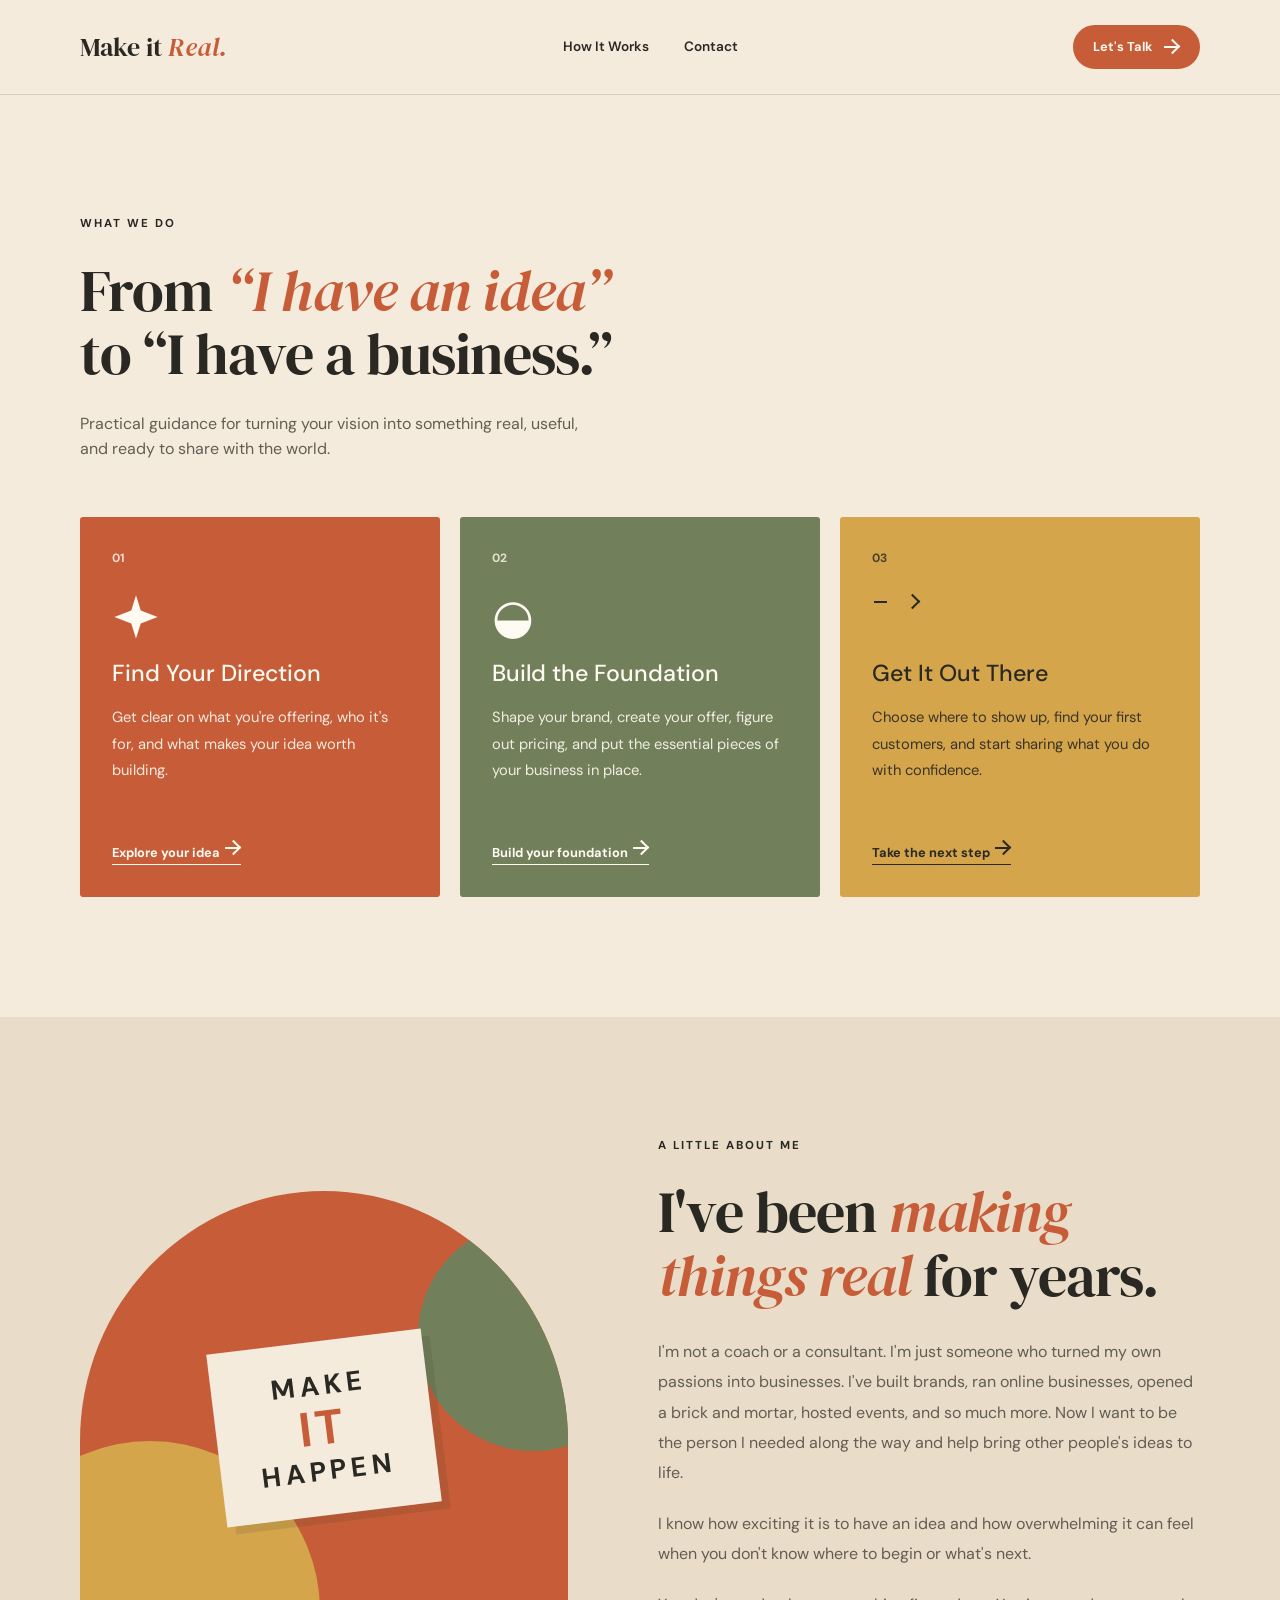
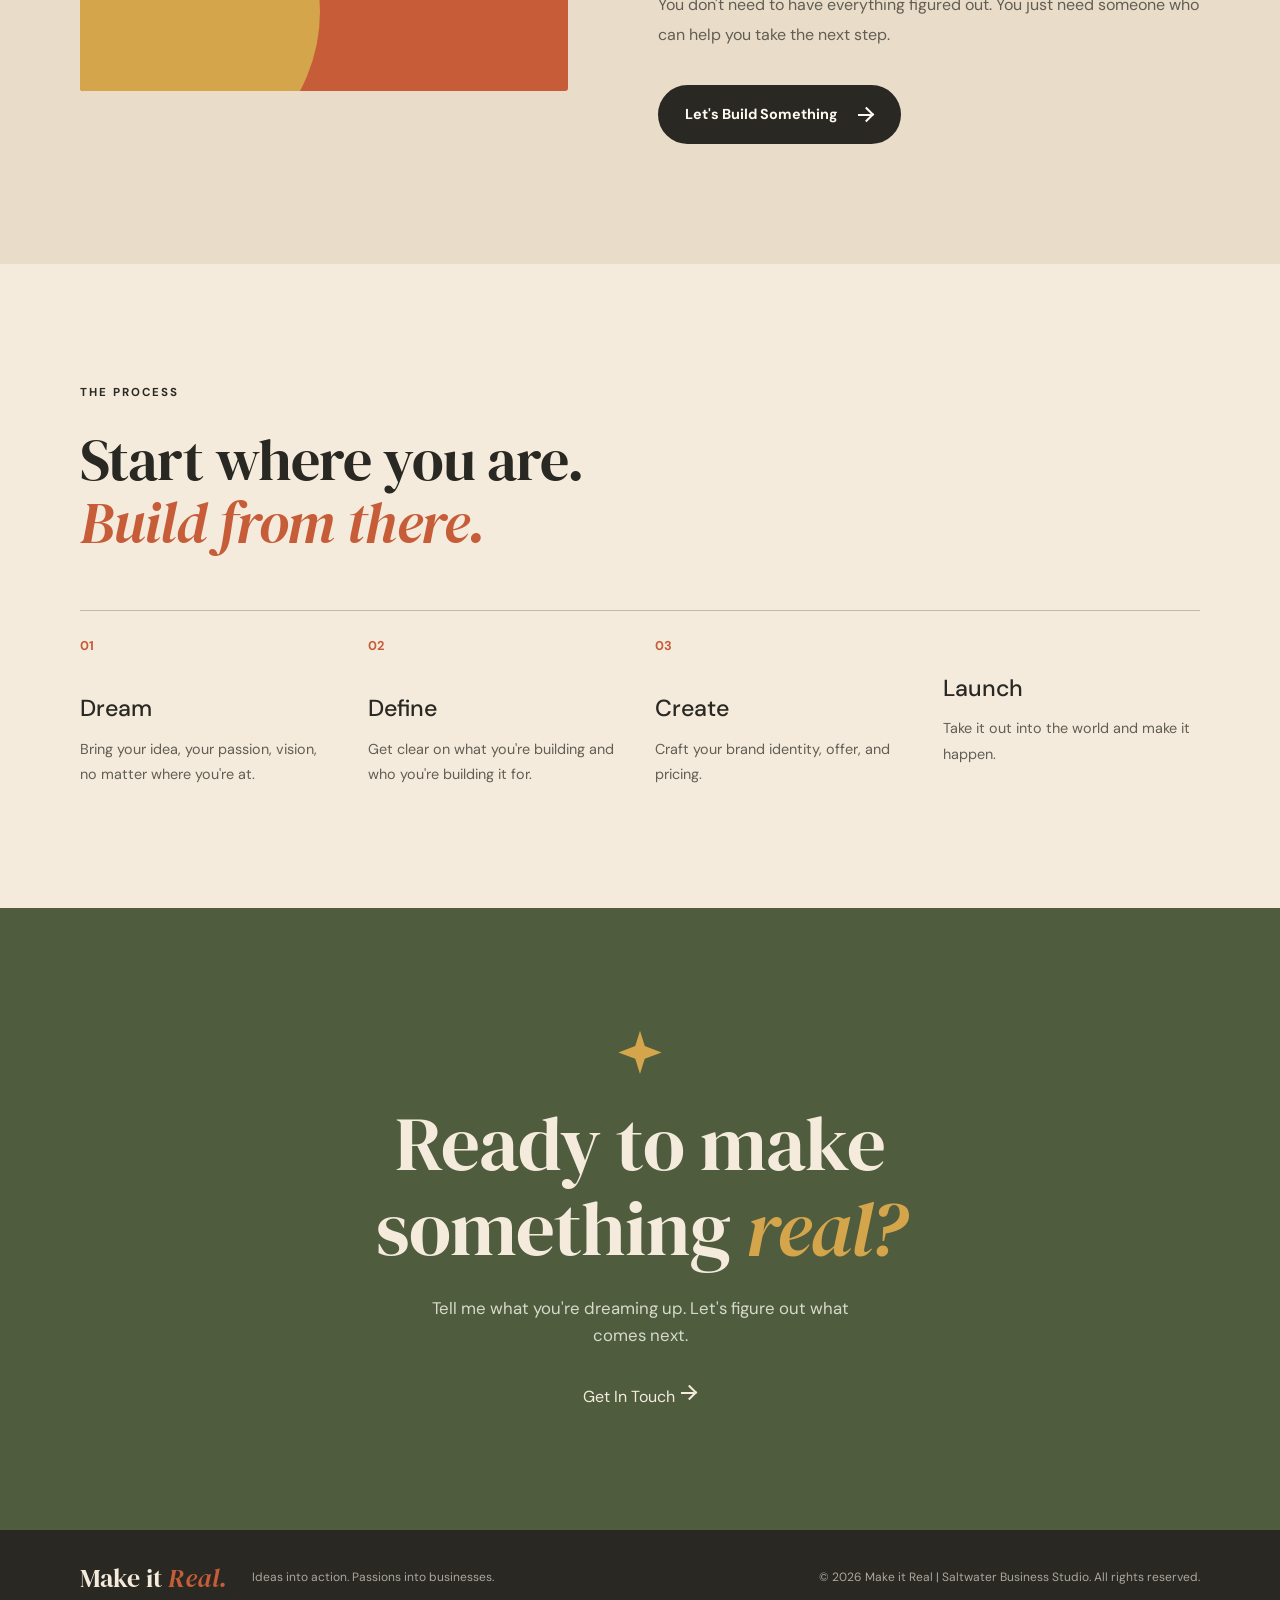
<file: index.html>
<!DOCTYPE html>
<html lang="en">
<head>
  <meta charset="UTF-8">
  <meta name="viewport" content="width=device-width, initial-scale=1.0">

  <title>Make it Real | Turn Your Idea Into a Business</title>

  <meta name="description" content="Make it Real helps first-time entrepreneurs turn their ideas, skills, and passions into real businesses.">

  <link rel="preconnect" href="https://fonts.googleapis.com">
  <link rel="preconnect" href="https://fonts.gstatic.com" crossorigin>

  <link href="https://fonts.googleapis.com/css2?family=DM+Sans:wght@400;500;600;700&family=DM+Serif+Display:ital@0;1&display=swap" rel="stylesheet">

  <link rel="stylesheet" href="style.css">
</head>

<body>

  <!-- Navigation -->
  <header class="site-header">
    <div class="container nav">

      <a href="#" class="logo">
        Make it <span>Real.</span>
      </a>

      <nav class="nav-links">
        <a href="#how-it-works">How It Works</a>
        <a href="quiz.html">Contact</a>
      </nav>

<a href="quiz.html" class="button button-small">
  Let's Talk <span class="button-arrow"></span>
</a>

    </div>
  </header>


  <main>

    <!-- Hero 
    <section class="hero">
      <div class="container hero-grid">

        <div class="hero-copy">

          <div class="eyebrow">
            <span class="eyebrow-dot"></span>
            Your idea. Your business. Your next chapter.
          </div>

          <h1>
            You have the
            <em>idea.</em>
            <br>
            Let's make it real.
          </h1>

          <p class="hero-text">
            Turn your skills, passions, and big ideas into a real business
            with clarity, confidence, and a plan you can actually follow.
          </p>

  <a href="quiz.html" class="button">
  Start Making It Real <span class="button-arrow"></span>
</a>

 <a href="#how-it-works" class="text-link">
  See how it works <span class="text-arrow"></span>
</a>

        </div>


        -- Hero graphic --
        <div class="hero-art">

          <div class="art-circle art-circle-large"></div>
          <div class="art-circle art-circle-small"></div>

          <div class="art-card art-card-top">
            <span class="art-label">IDEA</span>
            <span class="art-symbol"></span>
          </div>

          <div class="art-main">

            <div class="art-sun"></div>

            <div class="art-plant">
              <span class="stem"></span>
              <span class="leaf leaf-one"></span>
              <span class="leaf leaf-two"></span>
              <span class="leaf leaf-three"></span>
              <span class="leaf leaf-four"></span>
            </div>

            <div class="art-words">
              <span>MAKE</span>
              <strong>IT</strong>
              <span>REAL</span>
            </div>

            <div class="art-ground"></div>

          </div>

          <div class="art-card art-card-bottom">
            <span>SKILL</span>
            <span class="art-symbol"></span>
            <span>PASSION</span>
          </div>

        </div>

      </div>
    </section>


    -- Intro --
    <section class="intro-section">
      <div class="container intro-grid">

        <div class="section-tag">THE STARTING POINT</div>

        <div class="intro-content">

          <h2>
            You don't need
            <span>another dream.</span>
            You need a way to build it.
          </h2>

          <p>
            Maybe you've been sitting on an idea for years. Maybe you have
            a skill people keep telling you to turn into a business.
            Or maybe you're just ready to stop wondering what could happen
            if you actually went for it.
          </p>

          <p>
            Make it Real is here to help you take that first step.
            And the next one, and the one after that.
          </p>

        </div>

      </div>
    </section>-->


    <!-- Services -->
    <section class="services-section" id="how-it-works">

      <div class="container">

        <div class="section-heading">
          <div class="section-tag">WHAT WE DO</div>

          <h2>
            From <em>“I have an idea”</em>
            <br>
            to “I have a business.”
          </h2>

          <p>
            Practical guidance for turning your vision into something
            real, useful, and ready to share with the world.
          </p>
        </div>


        <div class="service-grid">

          <article class="service-card service-card-orange">
            <div class="service-number">01</div>
            <div class="service-icon service-star"></div>

            <h3>Find Your Direction</h3>

            <p>
              Get clear on what you're offering, who it's for, and
              what makes your idea worth building.
            </p>

<a href="quiz.html" class="card-link">Explore your idea <span class="text-arrow"></span></a>          </article>


          <article class="service-card service-card-green">
            <div class="service-number">02</div>
            <div class="service-icon">◒</div>

            <h3>Build the Foundation</h3>

            <p>
              Shape your brand, create your offer, figure out pricing,
              and put the essential pieces of your business in place.
            </p>

<a href="quiz.html" class="card-link">Build your foundation <span class="text-arrow"></span></a>          </article>


          <article class="service-card service-card-mustard">
            <div class="service-number">03</div>
            <div class="service-icon service-arrow"></div>

            <h3>Get It Out There</h3>

            <p>
              Choose where to show up, find your first customers,
              and start sharing what you do with confidence.
            </p>

<a href="quiz.html" class="card-link">Take the next step <span class="text-arrow"></span></a>          </article>

        </div>

      </div>

    </section>


    <!-- About -->
    <section class="about-section" id="about">

      <div class="container about-grid">

        <div class="about-art">

          <div class="about-shape about-shape-one"></div>
          <div class="about-shape about-shape-two"></div>

          <div class="about-note">
            <span>MAKE</span>
            <span>IT</span>
            <span>HAPPEN</span>
          </div>

          <div class="about-star"></div>

        </div>


        <div class="about-content">

          <div class="section-tag"> A LITTLE ABOUT ME</div>

          <h2>
            I've been
            <em>making things real</em>
            for years.
          </h2>

          <p>
            I'm not a coach or a consultant. I'm just someone who 
            turned my own passions into businesses. I've built brands, ran online businesses,
            opened a brick and mortar, hosted events, and so much more. 
            Now I want to be the person I needed along the way and help bring other people's
            ideas to life.
        
          </p>

          <p>
            I know how exciting it is to have an idea and how
            overwhelming it can feel when you don't know where to begin or what's next.
        
          </p>

          <p>
            You don't need to have everything figured out.
            You just need someone who can help you take the next step.
          </p>

          <a href="quiz.html" class="button button-dark">
            Let's Build Something <span class="button-arrow"></span>
          </a>

        </div>

      </div>

    </section>


    <!-- Process -->
    <section class="process-section">

      <div class="container">

        <div class="section-heading process-heading">

          <div class="section-tag">THE PROCESS</div>

          <h2>
            Start where you are.
            <br>
            <em>Build from there.</em>
          </h2>

        </div>


        <div class="process-grid">

          <div class="process-item">
            <span class="process-number">01</span>
            <h3>Dream</h3>
            <p>Bring your idea, your passion, vision, no matter where you're at.</p>
          </div>

          <div class="process-item">
            <span class="process-number">02</span>
            <h3>Define</h3>
            <p>Get clear on what you're building and who you're building it for.</p>
          </div>

          <div class="process-item">
            <span class="process-number">03</span>
            <h3>Create</h3>
            <p>Craft your brand identity, offer, and pricing.</p>
          </div>

          <div class="process-item">
            <span class="process-number"></span>
            <h3>Launch</h3>
            <p>Take it out into the world and make it happen.</p>
          </div>

        </div>

      </div>

    </section>


    <!-- CTA -->
    <section class="cta-section" id="contact">

      <div class="container cta-inner">

        <div class="cta-star"></div>



        <h2>
          Ready to make
          <br>
          something <em>real?</em>
        </h2>

        <p>
          Tell me what you're dreaming up.
          Let's figure out what comes next.
        </p>

        <a href="quiz.html">
          Get In Touch <span class="button-arrow"></span>
        </a>

      </div>

    </section>

  </main>


  <!-- Footer -->
  <footer class="site-footer">

    <div class="container footer-inner">

      <a href="#" class="logo">
        Make it <span>Real.</span>
      </a>

      <p>Ideas into action. Passions into businesses.</p>

      <p class="footer-copy">© 2026 Make it Real | Saltwater Business Studio. All rights reserved.</p>

    </div>

  </footer>


</body>
</html>
</file>
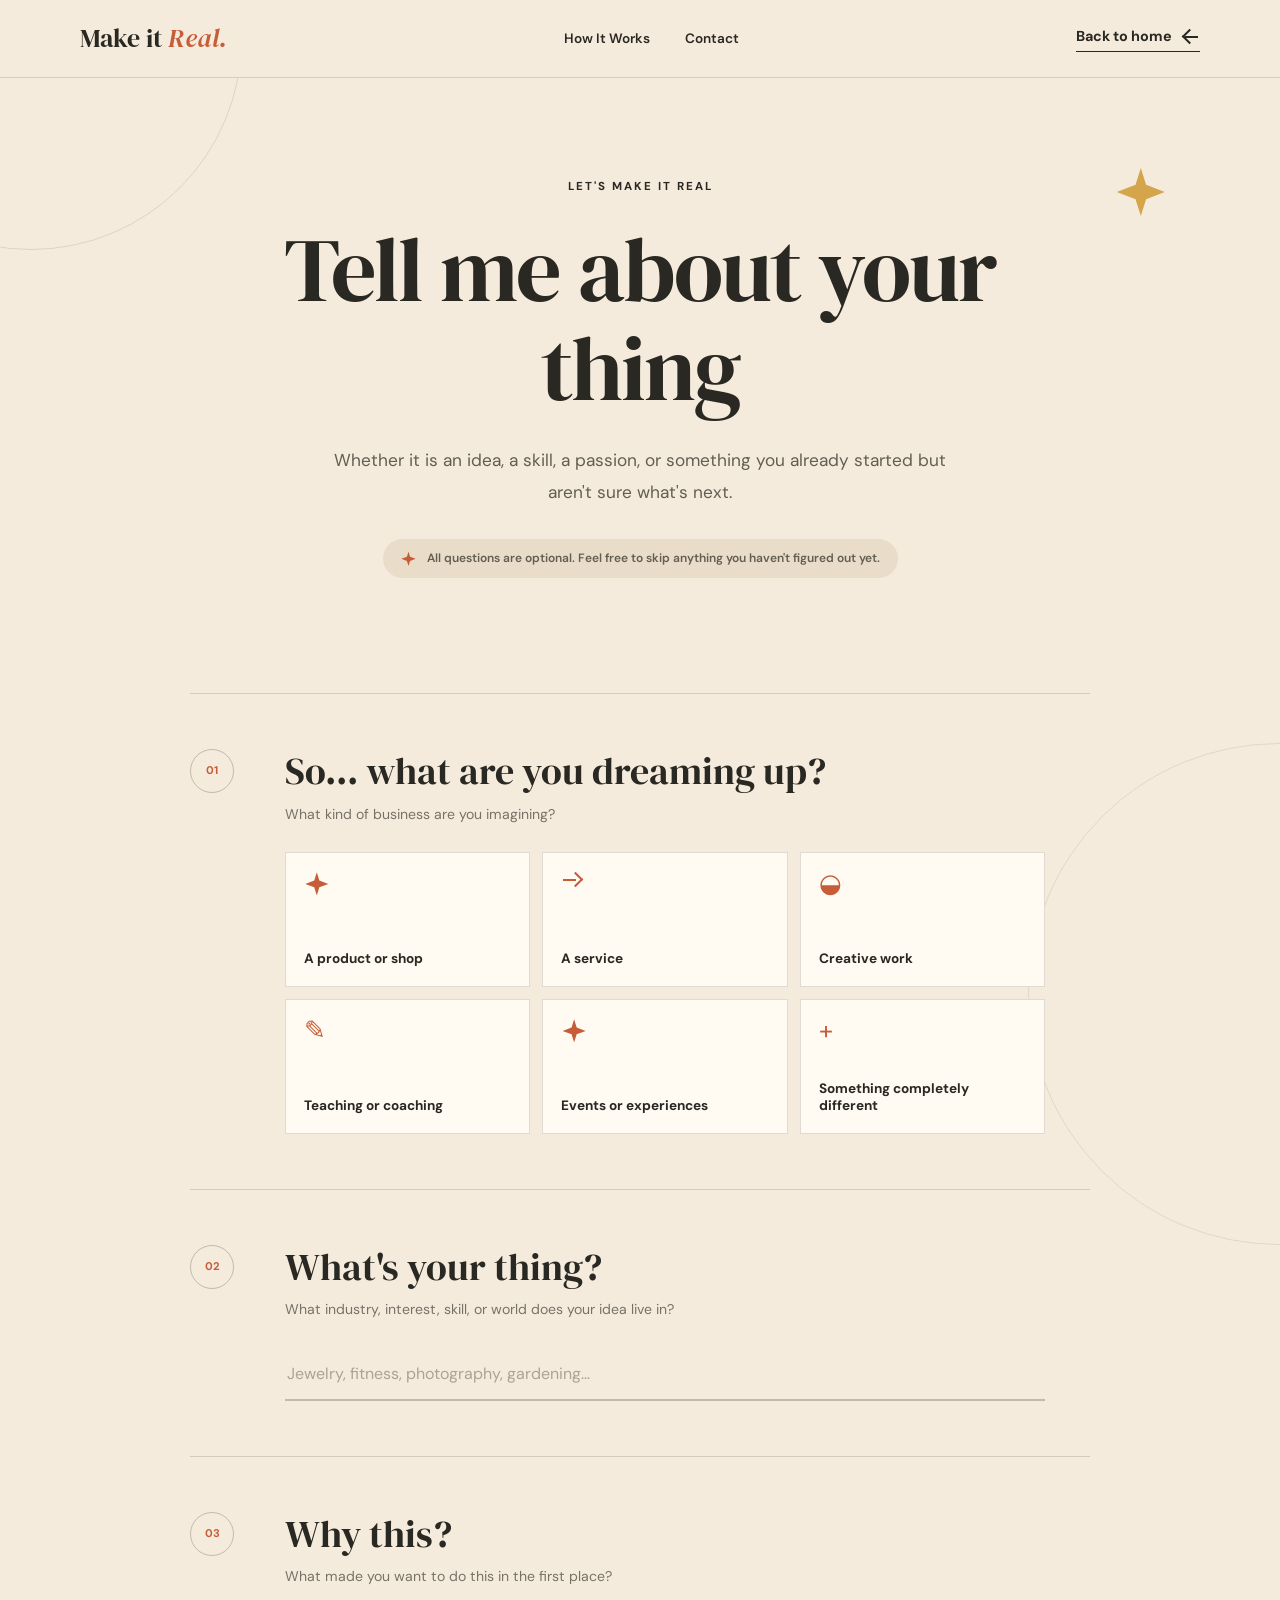
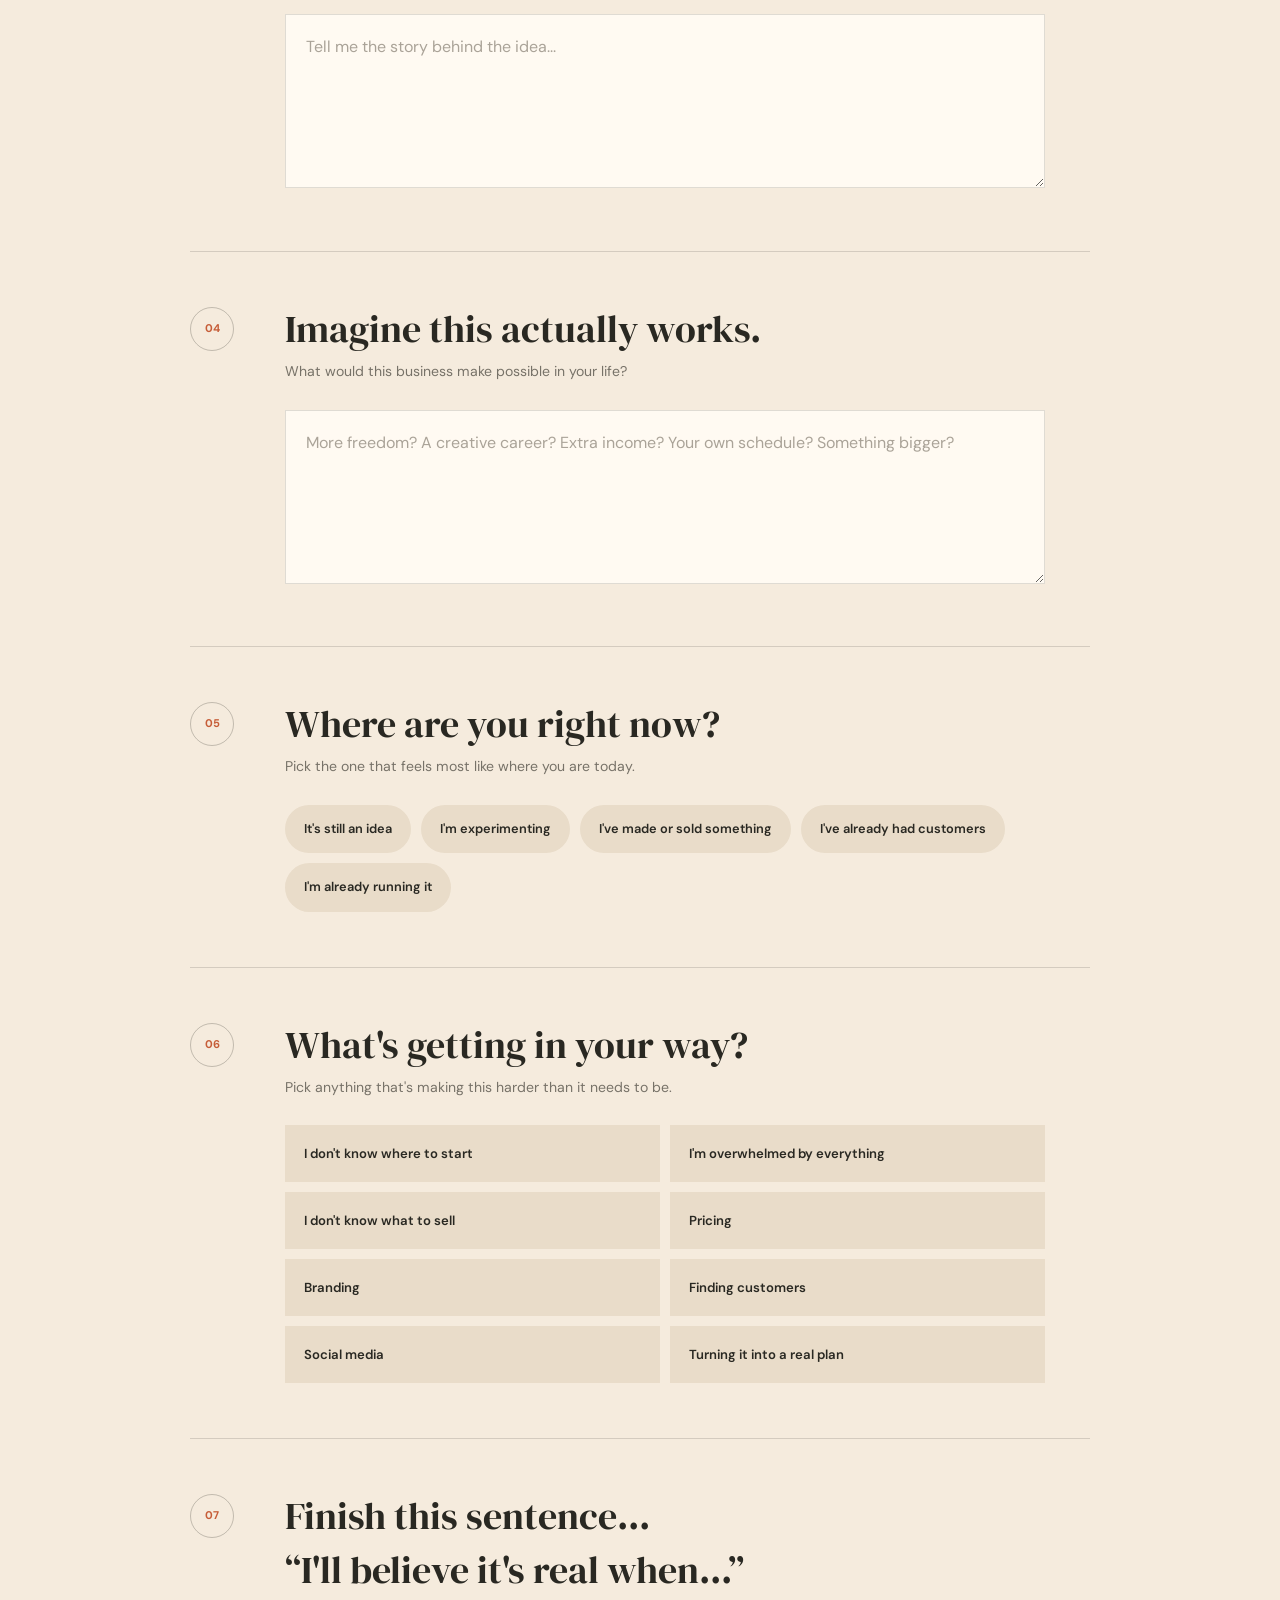
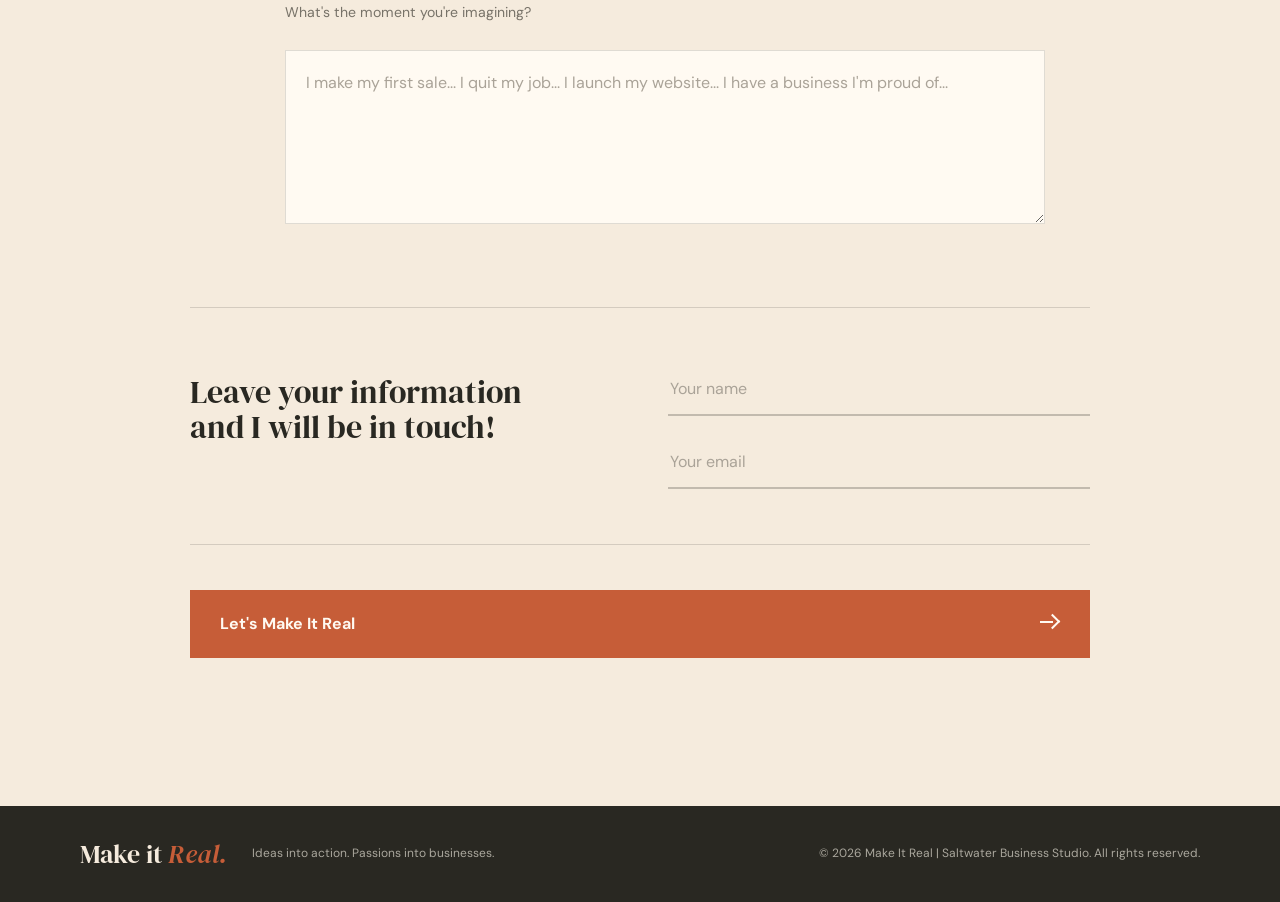
<file: quiz.html>
<!DOCTYPE html>
<html lang="en">
<head>
  <meta charset="UTF-8">
  <meta name="viewport" content="width=device-width, initial-scale=1.0">

  <title>Let's Make It Real | Make it Real</title>

  <meta
    name="description"
    content="Tell us about the idea, passion, or business you're ready to make real."
  >

  <link rel="preconnect" href="https://fonts.googleapis.com">
  <link rel="preconnect" href="https://fonts.gstatic.com" crossorigin>

  <link
    href="https://fonts.googleapis.com/css2?family=DM+Sans:wght@400;500;600;700&family=DM+Serif+Display:ital@0;1&display=swap"
    rel="stylesheet"
  >

  <link rel="stylesheet" href="style.css">
</head>

<body class="quiz-page">

  <!-- Navigation -->

  <header class="site-header">
    <div class="container nav">

      <a href="index.html" class="logo">
        Make it <span>Real.</span>
      </a>

      <nav class="nav-links">
        <a href="index.html#how-it-works">How It Works</a>
        <a href="quiz.html">Contact</a>
      </nav>

      <a href="index.html" class="text-link">
        Back to home <span class="back-arrow"></span>
      </a>

    </div>
  </header>


  <main>

    <!-- Intro -->

    <section class="quiz-hero">

      <div class="container quiz-hero-inner">

        <div class="section-tag">LET'S MAKE IT REAL</div>

        <h1>
          Tell me about your thing
          
        </h1>

        <p>
          Whether it is an idea, a skill, a passion,
          or something you already started but aren't sure what's next.
        </p>

        <div class="quiz-note">
          <span class="note-star"></span>
          All questions are optional. Feel free to skip anything you haven't figured out yet.
        </div>

      </div>

    </section>


    <!-- Discovery Form -->

    <section class="discovery-section quiz-discovery">

      <div class="container discovery-container">

        <form class="discovery-form" id="discoveryForm">


          <!-- Question 1 -->

          <div class="question-block">

            <div class="question-number">01</div>

            <div class="question-content">

              <label class="question-title">
                So... what are you dreaming up?
              </label>

              <p class="question-subtitle">
                What kind of business are you imagining?
              </p>

              <div class="choice-grid">

                <label class="choice-card">
                  <input
                    type="radio"
                    name="business-type"
                    value="product"
                  >
                  <span class="choice-icon choice-star"></span>
                  <span class="choice-text">A product or shop</span>
                </label>

                <label class="choice-card">
                  <input
                    type="radio"
                    name="business-type"
                    value="service"
                  >
                  <span class="choice-icon choice-arrow"></span>
                  <span class="choice-text">A service</span>
                </label>

                <label class="choice-card">
                  <input
                    type="radio"
                    name="business-type"
                    value="creative"
                  >
                  <span class="choice-icon">◒</span>
                  <span class="choice-text">Creative work</span>
                </label>

                <label class="choice-card">
                  <input
                    type="radio"
                    name="business-type"
                    value="teaching"
                  >
                  <span class="choice-icon">✎</span>
                  <span class="choice-text">Teaching or coaching</span>
                </label>

                <label class="choice-card">
                  <input
                    type="radio"
                    name="business-type"
                    value="events"
                  >
                  <span class="choice-icon choice-star"></span>
                  <span class="choice-text">Events or experiences</span>
                </label>

                <label class="choice-card">
                  <input
                    type="radio"
                    name="business-type"
                    value="other"
                  >
                  <span class="choice-icon">+</span>
                  <span class="choice-text">Something completely different</span>
                </label>

              </div>

            </div>

          </div>


          <!-- Question 2 -->

          <div class="question-block">

            <div class="question-number">02</div>

            <div class="question-content">

              <label
                class="question-title"
                for="industry"
              >
                What's your thing?
              </label>

              <p class="question-subtitle">
                What industry, interest, skill, or world does your idea live in?
              </p>

              <input
                type="text"
                id="industry"
                name="industry"
                class="discovery-input"
                placeholder="Jewelry, fitness, photography, gardening..."
              >

            </div>

          </div>


          <!-- Question 3 -->

          <div class="question-block">

            <div class="question-number">03</div>

            <div class="question-content">

              <label
                class="question-title"
                for="passion"
              >
                Why this?
              </label>

              <p class="question-subtitle">
                What made you want to do this in the first place?
              </p>

              <textarea
                id="passion"
                name="passion"
                class="discovery-textarea"
                rows="5"
                placeholder="Tell me the story behind the idea..."
              ></textarea>

            </div>

          </div>


          <!-- Question 4 -->

          <div class="question-block">

            <div class="question-number">04</div>

            <div class="question-content">

              <label
                class="question-title"
                for="vision"
              >
                Imagine this actually works.
              </label>

              <p class="question-subtitle">
                What would this business make possible in your life?
              </p>

              <textarea
                id="vision"
                name="vision"
                class="discovery-textarea"
                rows="5"
                placeholder="More freedom? A creative career? Extra income? Your own schedule? Something bigger?"
              ></textarea>

            </div>

          </div>


          <!-- Question 5 -->

          <div class="question-block">

            <div class="question-number">05</div>

            <div class="question-content">

              <label class="question-title">
                Where are you right now?
              </label>

              <p class="question-subtitle">
                Pick the one that feels most like where you are today.
              </p>

              <div class="stage-options">

                <label class="stage-option">
                  <input
                    type="radio"
                    name="stage"
                    value="idea"
                  >
                  <span>It's still an idea</span>
                </label>

                <label class="stage-option">
                  <input
                    type="radio"
                    name="stage"
                    value="experimenting"
                  >
                  <span>I'm experimenting</span>
                </label>

                <label class="stage-option">
                  <input
                    type="radio"
                    name="stage"
                    value="selling"
                  >
                  <span>I've made or sold something</span>
                </label>

                <label class="stage-option">
                  <input
                    type="radio"
                    name="stage"
                    value="customers"
                  >
                  <span>I've already had customers</span>
                </label>

                <label class="stage-option">
                  <input
                    type="radio"
                    name="stage"
                    value="stuck"
                  >
                  <span>I'm already running it</span>
                </label>

              </div>

            </div>

          </div>


          <!-- Question 6 -->

          <div class="question-block">

            <div class="question-number">06</div>

            <div class="question-content">

              <label class="question-title">
                What's getting in your way?
              </label>

              <p class="question-subtitle">
                Pick anything that's making this harder than it needs to be.
              </p>

              <div class="challenge-grid">

                <label class="challenge-card">
                  <input
                    type="checkbox"
                    name="challenge"
                    value="starting"
                  >
                  <span>I don't know where to start</span>
                </label>

                <label class="challenge-card">
                  <input
                    type="checkbox"
                    name="challenge"
                    value="overwhelmed"
                  >
                  <span>I'm overwhelmed by everything</span>
                </label>

                <label class="challenge-card">
                  <input
                    type="checkbox"
                    name="challenge"
                    value="offer"
                  >
                  <span>I don't know what to sell</span>
                </label>

                <label class="challenge-card">
                  <input
                    type="checkbox"
                    name="challenge"
                    value="pricing"
                  >
                  <span>Pricing</span>
                </label>

                <label class="challenge-card">
                  <input
                    type="checkbox"
                    name="challenge"
                    value="branding"
                  >
                  <span>Branding</span>
                </label>

                <label class="challenge-card">
                  <input
                    type="checkbox"
                    name="challenge"
                    value="customers"
                  >
                  <span>Finding customers</span>
                </label>

                <label class="challenge-card">
                  <input
                    type="checkbox"
                    name="challenge"
                    value="social"
                  >
                  <span>Social media</span>
                </label>

                <label class="challenge-card">
                  <input
                    type="checkbox"
                    name="challenge"
                    value="plan"
                  >
                  <span>Turning it into a real plan</span>
                </label>

              </div>

            </div>

          </div>


          <!-- Question 7 -->

          <div class="question-block final-question">

            <div class="question-number">07</div>

            <div class="question-content">

              <label
                class="question-title"
                for="dream"
              >
                Finish this sentence...
              </label>

              <div class="question-title">
                “I'll believe it's real when...”
              </div>

              <p class="question-subtitle">
                What's the moment you're imagining?
              </p>

              <textarea
                id="dream"
                name="dream"
                class="discovery-textarea"
                rows="5"
                placeholder="I make my first sale... I quit my job... I launch my website... I have a business I'm proud of..."
              ></textarea>

            </div>

          </div>


          <!-- Contact -->

          <div class="contact-block">

            <div class="contact-copy">

              <h3>
                Leave your information 
                <br>
                 and I will be in touch!
              </h3>

              <p>
              </p>

            </div>

            <div class="contact-fields">

              <input
                type="text"
                name="name"
                class="discovery-input"
                placeholder="Your name"
              >

              <input
                type="email"
                name="email"
                class="discovery-input"
                placeholder="Your email"
              >

            </div>

          </div>


          <!-- Submit -->

          <button
            type="submit"
            class="discovery-submit"
          >
            <span>Let's Make It Real</span>
            <span class="submit-arrow"></span>
          </button>

          <p class="form-footnote">
          </p>

        </form>

      </div>

    </section>

  </main>


  <!-- Footer -->

  <footer class="site-footer">

    <div class="container footer-inner">

      <a href="index.html" class="logo">
        Make it <span>Real.</span>
      </a>

      <p>
        Ideas into action. Passions into businesses.
      </p>

      <p class="footer-copy">
        © 2026 Make It Real | Saltwater Business Studio. All rights reserved.
      </p>

    </div>

  </footer>
 <script>
  const form = document.getElementById("discoveryForm");

  form.addEventListener("submit", async function (event) {
    event.preventDefault();

    const submitButton = form.querySelector(".discovery-submit");
    const originalText = submitButton.innerHTML;

    submitButton.disabled = true;
    submitButton.innerHTML = "<span>Sending...</span>";

    const formData = new FormData(form);

    const data = new URLSearchParams();

    data.append("name", formData.get("name") || "");
    data.append("email", formData.get("email") || "");
    data.append("businessType", formData.get("business-type") || "");
    data.append("industry", formData.get("industry") || "");
    data.append("passion", formData.get("passion") || "");
    data.append("vision", formData.get("vision") || "");
    data.append("stage", formData.get("stage") || "");
    data.append("challenges", formData.getAll("challenge").join(", "));
    data.append("dream", formData.get("dream") || "");

    try {
      await fetch(
        "https://script.google.com/macros/s/AKfycbw63z4QYRsrBb9f3D0K1T9AIdVJgYnPCXXkgG2QEg1QXcySD_gSKnQL36RGali_xhTw/exec",
        {
          method: "POST",
          mode: "no-cors",
          body: data
        }
      );

      form.innerHTML = `
        <div class="form-success">
          <div class="success-star"></div>
          <div class="section-tag">YOU DID IT</div>
          <h2>You just made it a little more real.</h2>
          <p>
            Thanks for telling me about your idea. I'll take a look
            and be in touch soon.
          </p>
        </div>
      `;

    } catch (error) {
      console.error(error);

      submitButton.disabled = false;
      submitButton.innerHTML = originalText;

      alert("Something went wrong. Please try again.");
    }
  });
</script>
</body>
</html>
</file>
<file: style.css>
/* =========================================
   MAKE IT REAL
   Retro Modern / 70s Inspired
   ========================================= */


/* ---------- RESET ---------- */

* {
  margin: 0;
  padding: 0;
  box-sizing: border-box;
}

html {
  scroll-behavior: smooth;
}

body {
  background: #f5ebdd;
  color: #292822;
  font-family: "DM Sans", sans-serif;
  line-height: 1.6;
}

img {
  max-width: 100%;
  display: block;
}

a {
  color: inherit;
  text-decoration: none;
}

.container {
  width: min(1120px, 90%);
  margin: 0 auto;
}


/* ---------- COLORS ---------- */

:root {
  --cream: #f5ebdd;
  --cream-dark: #e9dcc9;
  --orange: #c65d38;
  --orange-dark: #9e4329;
  --olive: #71805a;
  --olive-dark: #4f5c3e;
  --mustard: #d5a54c;
  --charcoal: #292822;
  --white: #fffaf2;
}


/* ---------- TYPOGRAPHY ---------- */

h1,
h2,
h3 {
  line-height: 1.1;
  font-weight: 500;
}

h1,
h2 {
  font-family: "DM Serif Display", Georgia, serif;
}

h1 {
  font-size: clamp(3.2rem, 6vw, 5.6rem);
  letter-spacing: -2px;
}

h2 {
  font-size: clamp(2.5rem, 4.5vw, 4.2rem);
  letter-spacing: -1px;
}

h3 {
  font-size: 1.45rem;
}

em {
  color: var(--orange);
  font-style: italic;
}

p {
  font-size: 1rem;
}

.section-tag {
  font-size: 0.72rem;
  font-weight: 700;
  letter-spacing: 2px;
  text-transform: uppercase;
}


/* ---------- BUTTONS ---------- */

.button {
  display: inline-flex;
  align-items: center;
  justify-content: center;
  gap: 18px;
  padding: 16px 25px;
  background: var(--orange);
  color: var(--white);
  border: 2px solid var(--orange);
  border-radius: 100px;
  font-size: 0.9rem;
  font-weight: 700;
  transition: all 0.25s ease;
}

.button span {
  font-size: 1.2rem;
}

.button:hover {
  background: var(--orange-dark);
  border-color: var(--orange-dark);
  transform: translateY(-2px);
}

.button-small {
  padding: 10px 18px;
  gap: 10px;
  font-size: 0.8rem;
}

.button-dark {
  background: var(--charcoal);
  border-color: var(--charcoal);
}

.button-dark:hover {
  background: var(--olive-dark);
  border-color: var(--olive-dark);
}

.button-light {
  background: var(--cream);
  border-color: var(--cream);
  color: var(--charcoal);
}

.button-light:hover {
  background: var(--white);
  border-color: var(--white);
}

.text-link {
  display: inline-flex;
  gap: 10px;
  align-items: center;
  font-size: 0.9rem;
  font-weight: 700;
  border-bottom: 1px solid var(--charcoal);
  padding-bottom: 3px;
}

.text-link span {
  transition: transform 0.2s ease;
}

.text-link:hover span {
  transform: translateX(5px);
}


/* ---------- NAVIGATION ---------- */

.site-header {
  padding: 25px 0;
  border-bottom: 1px solid rgba(41, 40, 34, 0.15);
}

.nav {
  display: flex;
  align-items: center;
  justify-content: space-between;
  gap: 25px;
}

.logo {
  font-family: "DM Serif Display", Georgia, serif;
  font-size: 1.65rem;
  line-height: 1;
  white-space: nowrap;
}

.logo span {
  color: var(--orange);
  font-style: italic;
}

.nav-links {
  display: flex;
  gap: 35px;
  font-size: 0.85rem;
  font-weight: 600;
}

.nav-links a {
  transition: color 0.2s ease;
}

.nav-links a:hover {
  color: var(--orange);
}


/* ---------- HERO ---------- */

.hero {
  padding: 90px 0 100px;
  overflow: hidden;
}

.hero-grid {
  display: grid;
  grid-template-columns: 1fr 0.85fr;
  align-items: center;
  gap: 60px;
}

.eyebrow {
  display: flex;
  align-items: center;
  gap: 10px;
  margin-bottom: 25px;
  font-size: 0.72rem;
  font-weight: 700;
  letter-spacing: 0.7px;
  text-transform: uppercase;
}

.eyebrow-dot {
  width: 9px;
  height: 9px;
  background: var(--orange);
  border-radius: 50%;
}

.hero h1 {
  max-width: 650px;
  margin-bottom: 28px;
}

.hero-text {
  max-width: 470px;
  font-size: 1.1rem;
  line-height: 1.8;
  color: #625e53;
  margin-bottom: 35px;
}

.hero-buttons {
  display: flex;
  align-items: center;
  gap: 25px;
  flex-wrap: wrap;
}


/* ---------- HERO ART ---------- */

.hero-art {
  position: relative;
  min-height: 500px;
  display: flex;
  align-items: center;
  justify-content: center;
}

.art-main {
  position: relative;
  width: 330px;
  height: 390px;
  background: var(--olive);
  border-radius: 165px 165px 12px 12px;
  overflow: hidden;
  z-index: 2;
  box-shadow: 10px 12px 0 rgba(41, 40, 34, 0.06);
}

.art-sun {
  position: absolute;
  width: 185px;
  height: 185px;
  border-radius: 50%;
  background: var(--mustard);
  top: 45px;
  left: 75px;
}

.art-plant {
  position: absolute;
  bottom: 70px;
  left: 50%;
  width: 140px;
  height: 170px;
  transform: translateX(-50%);
}

.stem {
  position: absolute;
  width: 5px;
  height: 170px;
  background: var(--charcoal);
  left: 68px;
  bottom: 0;
  transform: rotate(-5deg);
}

.leaf {
  position: absolute;
  width: 75px;
  height: 40px;
  background: var(--charcoal);
  border-radius: 100% 0 100% 0;
}

.leaf-one {
  left: 65px;
  top: 65px;
  transform: rotate(-35deg);
}

.leaf-two {
  left: 5px;
  top: 85px;
  transform: rotate(25deg);
}

.leaf-three {
  left: 65px;
  top: 5px;
  transform: rotate(-45deg);
}

.leaf-four {
  left: 15px;
  top: 30px;
  transform: rotate(30deg);
}

.art-words {
  position: absolute;
  z-index: 3;
  bottom: 30px;
  left: 0;
  width: 100%;
  display: flex;
  flex-direction: column;
  align-items: center;
  font-family: "DM Sans", sans-serif;
  font-size: 1.5rem;
  line-height: 1.05;
  letter-spacing: 7px;
  font-weight: 700;
  color: var(--cream);
}

.art-words strong {
  font-size: 3.2rem;
  letter-spacing: 2px;
  font-weight: 700;
}

.art-ground {
  position: absolute;
  bottom: 0;
  left: 0;
  width: 100%;
  height: 25px;
  background: var(--orange);
}

.art-circle {
  position: absolute;
  border-radius: 50%;
}

.art-circle-large {
  width: 430px;
  height: 430px;
  border: 1px solid rgba(41, 40, 34, 0.2);
  top: 20px;
  left: 50%;
  transform: translateX(-50%);
}

.art-circle-small {
  width: 50px;
  height: 50px;
  background: var(--orange);
  right: 10px;
  top: 70px;
  z-index: 4;
}

.art-card {
  position: absolute;
  z-index: 5;
  background: var(--cream);
  border: 1px solid rgba(41, 40, 34, 0.2);
  padding: 14px 18px;
  font-size: 0.65rem;
  font-weight: 700;
  letter-spacing: 2px;
  display: flex;
  gap: 25px;
  align-items: center;
  box-shadow: 5px 5px 0 rgba(41, 40, 34, 0.08);
}

.art-card-top {
  top: 40px;
  left: 0;
  transform: rotate(-8deg);
}

.art-card-bottom {
  bottom: 30px;
  right: -10px;
  transform: rotate(7deg);
  gap: 14px;
}

.art-symbol {
  color: var(--orange);
}


/* ---------- INTRO ---------- */

.intro-section {
  padding: 110px 0;
  background: var(--cream-dark);
}

.intro-grid {
  display: grid;
  grid-template-columns: 0.65fr 1fr;
  gap: 70px;
}

.intro-content {
  max-width: 700px;
}

.intro-content h2 {
  margin-bottom: 35px;
}

.intro-content h2 span {
  color: var(--olive-dark);
  font-style: italic;
}

.intro-content p {
  max-width: 590px;
  margin-bottom: 20px;
  color: #625e53;
  line-height: 1.9;
}


/* ---------- SERVICES ---------- */

.services-section {
  padding: 120px 0;
}

.section-heading {
  max-width: 680px;
  margin-bottom: 55px;
}

.section-heading .section-tag {
  margin-bottom: 25px;
}

.section-heading h2 {
  margin-bottom: 25px;
}

.section-heading p {
  color: #625e53;
  max-width: 500px;
}

.service-grid {
  display: grid;
  grid-template-columns: repeat(3, 1fr);
  gap: 20px;
}

.service-card {
  padding: 32px;
  min-height: 380px;
  display: flex;
  flex-direction: column;
  border-radius: 3px;
}

.service-card-orange {
  background: var(--orange);
  color: var(--white);
}

.service-card-green {
  background: var(--olive);
  color: var(--white);
}

.service-card-mustard {
  background: var(--mustard);
  color: var(--charcoal);
}

.service-number {
  font-size: 0.75rem;
  font-weight: 700;
  opacity: 0.8;
}

.service-icon {
  font-size: 3rem;
  margin: 25px 0 20px;
  line-height: 1;
}

.service-card h3 {
  margin-bottom: 18px;
}

.service-card p {
  font-size: 0.92rem;
  line-height: 1.8;
  opacity: 0.9;
}

.card-link {
  margin-top: auto;
  padding-top: 30px;
  font-size: 0.8rem;
  font-weight: 700;
  border-bottom: 1px solid currentColor;
  width: fit-content;
}


/* ---------- ABOUT ---------- */

.about-section {
  padding: 120px 0;
  background: var(--cream-dark);
}

.about-grid {
  display: grid;
  grid-template-columns: 0.9fr 1fr;
  align-items: center;
  gap: 90px;
}

.about-art {
  position: relative;
  height: 500px;
  background: var(--orange);
  overflow: hidden;
  border-radius: 50% 50% 3px 3px;
}

.about-shape {
  position: absolute;
  border-radius: 50%;
}

.about-shape-one {
  width: 340px;
  height: 340px;
  background: var(--mustard);
  left: -100px;
  bottom: -90px;
}

.about-shape-two {
  width: 230px;
  height: 230px;
  background: var(--olive);
  right: -80px;
  top: 30px;
}

.about-note {
  position: absolute;
  z-index: 2;
  top: 150px;
  left: 50%;
  transform: translateX(-50%) rotate(-7deg);
  display: flex;
  flex-direction: column;
  align-items: center;
  background: var(--cream);
  padding: 28px 40px;
  color: var(--charcoal);
  font-weight: 700;
  font-size: 1.7rem;
  letter-spacing: 5px;
  line-height: 1.15;
  box-shadow: 8px 8px 0 rgba(41, 40, 34, 0.12);
}

.about-note span:nth-child(2) {
  color: var(--orange);
  font-size: 3rem;
}

.about-star {
  position: absolute;
  bottom: 30px;
  right: 35px;
  color: var(--cream);
}

.about-content h2 {
  margin: 25px 0 30px;
}

.about-content p {
  color: #625e53;
  margin-bottom: 20px;
  line-height: 1.9;
}

.about-content .button {
  margin-top: 15px;
}


/* ---------- PROCESS ---------- */

.process-section {
  padding: 120px 0;
}

.process-heading {
  max-width: 750px;
}

.process-grid {
  display: grid;
  grid-template-columns: repeat(4, 1fr);
  gap: 30px;
  border-top: 1px solid rgba(41, 40, 34, 0.25);
}

.process-item {
  padding-top: 25px;
}

.process-number {
  display: block;
  font-size: 0.8rem;
  color: var(--orange);
  font-weight: 700;
  margin-bottom: 40px;
}

.process-item h3 {
  margin-bottom: 15px;
}

.process-item p {
  color: #625e53;
  font-size: 0.9rem;
  line-height: 1.8;
}


/* ---------- CTA ---------- */

.cta-section {
  background: var(--olive-dark);
  color: var(--cream);
  padding: 120px 0;
  text-align: center;
}

.cta-inner {
  display: flex;
  flex-direction: column;
  align-items: center;
}

.cta-star {
  color: var(--mustard);
  margin-bottom: 25px;
}

.cta-tag {
  margin-bottom: 25px;
}

.cta-section h2 {
  font-size: clamp(3rem, 6vw, 5.5rem);
  margin-bottom: 25px;
}

.cta-section h2 em {
  color: var(--mustard);
}

.cta-section p {
  max-width: 430px;
  margin-bottom: 35px;
  color: #d7daca;
  font-size: 1.05rem;
}


/* ---------- FOOTER ---------- */

.site-footer {
  background: var(--charcoal);
  color: var(--cream);
  padding: 35px 0;
}

.footer-inner {
  display: flex;
  align-items: center;
  justify-content: space-between;
  gap: 25px;
  flex-wrap: wrap;
}

.footer-inner p {
  font-size: 0.75rem;
  color: #aaa79d;
}

.footer-copy {
  margin-left: auto;
}


/* ---------- RESPONSIVE ---------- */

@media (max-width: 900px) {

  .hero-grid {
    grid-template-columns: 1fr;
    gap: 50px;
  }

  .hero-copy {
    max-width: 650px;
  }

  .hero-art {
    max-width: 550px;
    width: 100%;
    margin: 0 auto;
  }

  .intro-grid {
    grid-template-columns: 1fr;
    gap: 30px;
  }

  .service-grid {
    grid-template-columns: 1fr;
  }

  .service-card {
    min-height: 300px;
  }

  .about-grid {
    grid-template-columns: 1fr;
    gap: 55px;
  }

  .about-art {
    max-width: 500px;
    width: 100%;
  }

  .process-grid {
    grid-template-columns: repeat(2, 1fr);
    row-gap: 50px;
  }

}

@media (max-width: 600px) {

  .container {
    width: 88%;
  }

  .site-header {
    padding: 20px 0;
  }

  .nav-links {
    display: none;
  }

  .nav .button {
    padding: 10px 15px;
  }

  .hero {
    padding: 65px 0 70px;
  }

  h1 {
    font-size: clamp(3rem, 13vw, 4.5rem);
    letter-spacing: -1px;
  }

  h2 {
    font-size: 2.8rem;
  }

  .hero-text {
    font-size: 1rem;
  }

  .hero-art {
    min-height: 390px;
    transform: scale(0.85);
    transform-origin: center;
    margin: -25px auto;
  }

  .art-main {
    width: 290px;
    height: 350px;
  }

  .art-circle-large {
    width: 370px;
    height: 370px;
  }

  .art-card-bottom {
    right: -15px;
  }

  .intro-section,
  .services-section,
  .about-section,
  .process-section,
  .cta-section {
    padding: 75px 0;
  }

  .service-card {
    min-height: 330px;
    padding: 28px;
  }

  .about-art {
    height: 400px;
  }

  .about-note {
    font-size: 1.4rem;
  }

  .about-note span:nth-child(2) {
    font-size: 2.5rem;
  }

  .process-grid {
    grid-template-columns: 1fr;
    gap: 0;
  }

  .process-item {
    padding: 25px 0;
    border-bottom: 1px solid rgba(41, 40, 34, 0.2);
  }

  .process-number {
    margin-bottom: 20px;
  }

  .cta-section h2 {
    font-size: 3.2rem;
  }

  .footer-inner {
    flex-direction: column;
    align-items: flex-start;
  }

  .footer-copy {
    margin-left: 0;
  }

}


/* =========================================
   BUSINESS DISCOVERY / QUIZ
   ========================================= */

.discovery-section {
  background: var(--cream);
  padding: 130px 0;
  position: relative;
  overflow: hidden;
}

/* Decorative background circle */

.discovery-section::before {
  content: "";
  position: absolute;
  width: 500px;
  height: 500px;
  border: 1px solid rgba(41, 40, 34, 0.1);
  border-radius: 50%;
  top: 80px;
  right: -250px;
  pointer-events: none;
}

.discovery-container {
  position: relative;
  z-index: 1;
}

/* ---------- INTRO ---------- */

.discovery-intro {
  max-width: 720px;
  margin: 0 auto 80px;
  text-align: center;
}

.discovery-intro .section-tag {
  margin-bottom: 25px;
}

.discovery-intro h2 {
  font-size: clamp(3rem, 6vw, 5rem);
  margin-bottom: 25px;
}

.discovery-intro h2 em {
  color: var(--orange);
}

.discovery-intro > p {
  max-width: 600px;
  margin: 0 auto;
  color: #625e53;
  line-height: 1.9;
  font-size: 1.05rem;
}

.discovery-note {
  display: inline-flex;
  align-items: center;
  gap: 10px;
  margin-top: 28px;
  padding: 9px 16px;
  background: var(--cream-dark);
  border-radius: 100px;
  font-size: 0.72rem;
  font-weight: 700;
  letter-spacing: 0.5px;
}

.note-star {
  color: var(--orange);
}


/* ---------- FORM ---------- */

.discovery-form {
  max-width: 900px;
  margin: 0 auto;
}


/* ---------- QUESTION BLOCK ---------- */

.question-block {
  position: relative;
  display: grid;
  grid-template-columns: 65px 1fr;
  gap: 30px;
  padding: 55px 0;
  border-top: 1px solid rgba(41, 40, 34, 0.16);
}

.question-block-alt {
  background: transparent;
}

.question-number {
  width: 44px;
  height: 44px;
  display: flex;
  align-items: center;
  justify-content: center;
  border: 1px solid rgba(41, 40, 34, 0.25);
  border-radius: 50%;
  font-size: 0.7rem;
  font-weight: 700;
  color: var(--orange);
}

.question-content {
  max-width: 760px;
}

.question-title {
  display: block;
  font-family: "DM Serif Display", Georgia, serif;
  font-size: clamp(1.8rem, 3vw, 2.5rem);
  line-height: 1.15;
  margin-bottom: 9px;
}

.question-subtitle {
  color: #777268;
  font-size: 0.88rem;
  margin-bottom: 27px;
}


/* ---------- CHOICE CARDS ---------- */

.choice-grid {
  display: grid;
  grid-template-columns: repeat(3, 1fr);
  gap: 12px;
}

.choice-card {
  position: relative;
  display: flex;
  flex-direction: column;
  align-items: flex-start;
  justify-content: space-between;
  min-height: 135px;
  padding: 18px;
  background: var(--white);
  border: 1px solid rgba(41, 40, 34, 0.15);
  cursor: pointer;
  transition:
    transform 0.2s ease,
    border-color 0.2s ease,
    background 0.2s ease,
    box-shadow 0.2s ease;
}

.choice-card:hover {
  transform: translateY(-3px);
  border-color: var(--orange);
  box-shadow: 4px 5px 0 rgba(41, 40, 34, 0.08);
}

.choice-card input {
  position: absolute;
  opacity: 0;
  pointer-events: none;
}

.choice-card:has(input:checked) {
  background: var(--orange);
  border-color: var(--orange);
  color: var(--white);
  transform: translateY(-3px);
  box-shadow: 5px 6px 0 rgba(41, 40, 34, 0.12);
}

.choice-icon {
  font-size: 1.6rem;
  color: var(--orange);
  line-height: 1;
}

.choice-card:has(input:checked) .choice-icon {
  color: var(--cream);
}

.choice-text {
  font-size: 0.85rem;
  font-weight: 700;
  line-height: 1.3;
}


/* ---------- TEXT INPUTS ---------- */

.discovery-input,
.discovery-textarea {
  width: 100%;
  border: none;
  border-bottom: 2px solid rgba(41, 40, 34, 0.25);
  background: transparent;
  color: var(--charcoal);
  font-family: "DM Sans", sans-serif;
  font-size: 1rem;
  outline: none;
  transition: border-color 0.2s ease;
}

.discovery-input {
  padding: 15px 2px;
}

.discovery-textarea {
  resize: vertical;
  min-height: 150px;
  padding: 18px 20px;
  background: var(--white);
  border: 1px solid rgba(41, 40, 34, 0.15);
  line-height: 1.7;
}

.discovery-input:focus {
  border-color: var(--orange);
}

.discovery-textarea:focus {
  border-color: var(--orange);
  outline: none;
}

.discovery-input::placeholder,
.discovery-textarea::placeholder {
  color: #aaa398;
}


/* ---------- VISION QUESTION ---------- */

.vision-block {
  background: var(--olive-dark);
  color: var(--cream);
  padding: 55px 40px;
  margin: 25px -40px;
  border: none;
}

.vision-block .question-number {
  border-color: rgba(245, 235, 221, 0.4);
  color: var(--mustard);
}

.vision-block .question-subtitle {
  color: #d0d3c3;
}

.vision-block .discovery-textarea {
  background: rgba(245, 235, 221, 0.08);
  border-color: rgba(245, 235, 221, 0.25);
  color: var(--cream);
}

.vision-block .discovery-textarea::placeholder {
  color: #aeb2a0;
}

.vision-block .discovery-textarea:focus {
  border-color: var(--mustard);
}


/* ---------- STAGE OPTIONS ---------- */

.stage-options {
  display: flex;
  flex-wrap: wrap;
  gap: 10px;
}

.stage-option {
  position: relative;
  cursor: pointer;
}

.stage-option input {
  position: absolute;
  opacity: 0;
  pointer-events: none;
}

.stage-option span {
  display: block;
  padding: 13px 18px;
  background: var(--cream-dark);
  border: 1px solid transparent;
  border-radius: 100px;
  font-size: 0.8rem;
  font-weight: 600;
  transition: all 0.2s ease;
}

.stage-option:hover span {
  border-color: var(--orange);
}

.stage-option:has(input:checked) span {
  background: var(--orange);
  color: var(--white);
  border-color: var(--orange);
}


/* ---------- CHALLENGES ---------- */

.challenge-grid {
  display: grid;
  grid-template-columns: repeat(2, 1fr);
  gap: 10px;
}

.challenge-card {
  position: relative;
  cursor: pointer;
}

.challenge-card input {
  position: absolute;
  opacity: 0;
  pointer-events: none;
}

.challenge-card span {
  display: block;
  padding: 17px 18px;
  background: var(--cream-dark);
  border: 1px solid transparent;
  font-size: 0.82rem;
  font-weight: 600;
  transition: all 0.2s ease;
}

.challenge-card:hover span {
  border-color: var(--orange);
}

.challenge-card:has(input:checked) span {
  background: var(--mustard);
  border-color: var(--mustard);
  color: var(--charcoal);
}


/* ---------- FINAL QUESTION ---------- */

.final-question {
  padding-bottom: 75px;
}

.big-question {
  display: inline-block;
  margin: 8px 0 15px;
  padding: 9px 16px;
  background: var(--orange);
  color: var(--white);
  font-family: "DM Serif Display", Georgia, serif;
  font-size: clamp(1.5rem, 3vw, 2.3rem);
  transform: rotate(-1deg);
}


/* ---------- CONTACT BLOCK ---------- */

.contact-block {
  display: grid;
  grid-template-columns: 1fr 1fr;
  gap: 55px;
  padding: 55px 0;
  border-top: 1px solid rgba(41, 40, 34, 0.16);
  border-bottom: 1px solid rgba(41, 40, 34, 0.16);
}

.contact-copy h3 {
  font-family: "DM Serif Display", Georgia, serif;
  font-size: 2rem;
  margin: 12px 0 8px;
}

.contact-copy p {
  color: #777268;
  font-size: 0.88rem;
  max-width: 330px;
}

.contact-fields {
  display: flex;
  flex-direction: column;
  gap: 20px;
}


/* ---------- SUBMIT ---------- */

.discovery-submit {
  width: 100%;
  margin-top: 45px;
  padding: 23px 30px;
  display: flex;
  align-items: center;
  justify-content: space-between;
  border: none;
  background: var(--orange);
  color: var(--white);
  font-family: "DM Sans", sans-serif;
  font-size: 1rem;
  font-weight: 700;
  cursor: pointer;
  transition: all 0.25s ease;
}

.discovery-submit:hover {
  background: var(--orange-dark);
  padding-left: 35px;
  padding-right: 35px;
}

.submit-arrow {
  flex-shrink: 0;
}

.form-footnote {
  text-align: center;
  color: #8a8479;
  font-size: 0.72rem;
  margin-top: 18px;
}


/* ---------- MOBILE ---------- */

@media (max-width: 700px) {

  .discovery-section {
    padding: 85px 0;
  }

  .discovery-intro {
    margin-bottom: 55px;
  }

  .question-block {
    grid-template-columns: 42px 1fr;
    gap: 18px;
    padding: 45px 0;
  }

  .question-number {
    width: 36px;
    height: 36px;
    font-size: 0.65rem;
  }

  .choice-grid {
    grid-template-columns: repeat(2, 1fr);
  }

  .choice-card {
    min-height: 115px;
    padding: 15px;
  }

  .vision-block {
    padding: 45px 20px;
    margin: 20px -20px;
  }

  .challenge-grid {
    grid-template-columns: 1fr;
  }

  .contact-block {
    grid-template-columns: 1fr;
    gap: 30px;
  }

  .big-question {
    font-size: 1.5rem;
  }

}

@media (max-width: 450px) {

  .choice-grid {
    grid-template-columns: 1fr;
  }

  .choice-card {
    min-height: 90px;
  }

  .question-block {
    grid-template-columns: 1fr;
    gap: 18px;
  }

  .question-number {
    width: 34px;
    height: 34px;
  }

  .stage-options {
    flex-direction: column;
    align-items: stretch;
  }

  .stage-option span {
    text-align: center;
  }

}


/* =========================================
   QUIZ PAGE
   ========================================= */

.quiz-page {
  background: var(--cream);
}

.quiz-hero {
  padding: 100px 0 85px;
  text-align: center;
  position: relative;
  overflow: hidden;
}

.quiz-hero::before {
  content: "";
  position: absolute;
  width: 420px;
  height: 420px;
  border: 1px solid rgba(41, 40, 34, 0.12);
  border-radius: 50%;
  top: -250px;
  left: -180px;
}

.quiz-hero::after {
  content: "";
  position: absolute;
  right: 9%;
  top: 90px;
  width: 3rem;
  height: 3rem;
  background: var(--mustard);
  clip-path: polygon(
    50% 0%,
    61% 35%,
    100% 50%,
    61% 65%,
    50% 100%,
    39% 65%,
    0% 50%,
    39% 35%
  );
}

.quiz-hero-inner {
  position: relative;
  z-index: 1;
  max-width: 760px;
}

.quiz-hero .section-tag {
  margin-bottom: 25px;
}

.quiz-hero h1 {
  font-size: clamp(3.5rem, 7vw, 6rem);
  margin-bottom: 25px;
}

.quiz-hero h1 em {
  color: var(--orange);
}

.quiz-hero p {
  max-width: 650px;
  margin: 0 auto;
  color: #625e53;
  font-size: 1.08rem;
  line-height: 1.9;
}

.quiz-note {
  display: inline-flex;
  align-items: center;
  gap: 10px;
  margin-top: 30px;
  padding: 10px 18px;
  background: var(--cream-dark);
  border-radius: 100px;
  color: #625e53;
  font-size: 0.75rem;
  font-weight: 600;
}

.quiz-note span {
  color: var(--orange);
}

.quiz-discovery {
  padding-top: 30px;
}

.quiz-page .site-header {
  background: rgba(245, 235, 221, 0.9);
}

@media (max-width: 700px) {

  .quiz-hero {
    padding: 70px 0 55px;
  }

  .quiz-hero::after {
    right: 5%;
    top: 40px;
    width: 2rem;
    height: 2rem;
  }

  .quiz-hero h1 {
    font-size: 3.5rem;
  }

}

.form-success {
  text-align: center;
  padding: 80px 30px;
  max-width: 650px;
  margin: 0 auto;
}

.success-star {
  color: var(--mustard);
  margin-bottom: 20px;
}

.form-success h2 {
  font-size: clamp(2.5rem, 5vw, 4rem);
  margin: 15px 0 20px;
}

.form-success p {
  color: #625e53;
  font-size: 1.05rem;
  line-height: 1.8;
  max-width: 500px;
  margin: 0 auto;
}

.discovery-submit:disabled {
  opacity: 0.7;
  cursor: wait;
}


/* =========================================
   CSS DRAWN DECORATIVE SYMBOLS
   ========================================= */

.button-arrow,
.text-arrow,
.back-arrow,
.submit-arrow,
.choice-arrow,
.service-arrow {
  position: relative;
  display: inline-block;
  width: 18px;
  height: 18px;
  flex-shrink: 0;
}

.button-arrow::before,
.text-arrow::before,
.submit-arrow::before,
.choice-arrow::before,
.service-arrow::before {
  content: "";
  position: absolute;
  width: 9px;
  height: 9px;
  border-top: 2px solid currentColor;
  border-right: 2px solid currentColor;
  top: 3px;
  right: 2px;
  transform: rotate(45deg);
}

.button-arrow::after,
.text-arrow::after,
.submit-arrow::after,
.choice-arrow::after,
.service-arrow::after {
  content: "";
  position: absolute;
  width: 13px;
  height: 2px;
  background: currentColor;
  top: 8px;
  left: 2px;
}

.back-arrow::before {
  content: "";
  position: absolute;
  width: 9px;
  height: 9px;
  border-top: 2px solid currentColor;
  border-right: 2px solid currentColor;
  top: 3px;
  left: 2px;
  transform: rotate(-135deg);
}

.back-arrow::after {
  content: "";
  position: absolute;
  width: 13px;
  height: 2px;
  background: currentColor;
  top: 8px;
  right: 2px;
}

.art-symbol,
.about-star,
.cta-star,
.note-star,
.success-star,
.choice-star,
.service-star {
  position: relative;
  display: inline-block;
  width: 1em;
  height: 1em;
  flex-shrink: 0;
}

.art-symbol::before,
.about-star::before,
.cta-star::before,
.note-star::before,
.success-star::before,
.choice-star::before,
.service-star::before {
  content: "";
  position: absolute;
  inset: 5%;
  background: currentColor;
  clip-path: polygon(
    50% 0%,
    61% 35%,
    100% 50%,
    61% 65%,
    50% 100%,
    39% 65%,
    0% 50%,
    39% 35%
  );
}

.art-symbol {
  font-size: 1.1rem;
}

.service-star {
  font-size: 3rem;
}

.about-star {
  font-size: 4rem;
}

.cta-star {
  font-size: 3rem;
}

.note-star {
  font-size: 1rem;
}

.success-star {
  font-size: 3rem;
}

.choice-star {
  font-size: 1.6rem;
}

.button-arrow {
  width: 18px;
  height: 18px;
}

.text-arrow {
  width: 18px;
  height: 18px;
}

.back-arrow {
  width: 18px;
  height: 18px;
}

.submit-arrow {
  width: 22px;
  height: 22px;
}

.choice-arrow {
  width: 22px;
  height: 22px;
}

.service-arrow {
  width: 3rem;
  height: 3rem;
}
</file>
